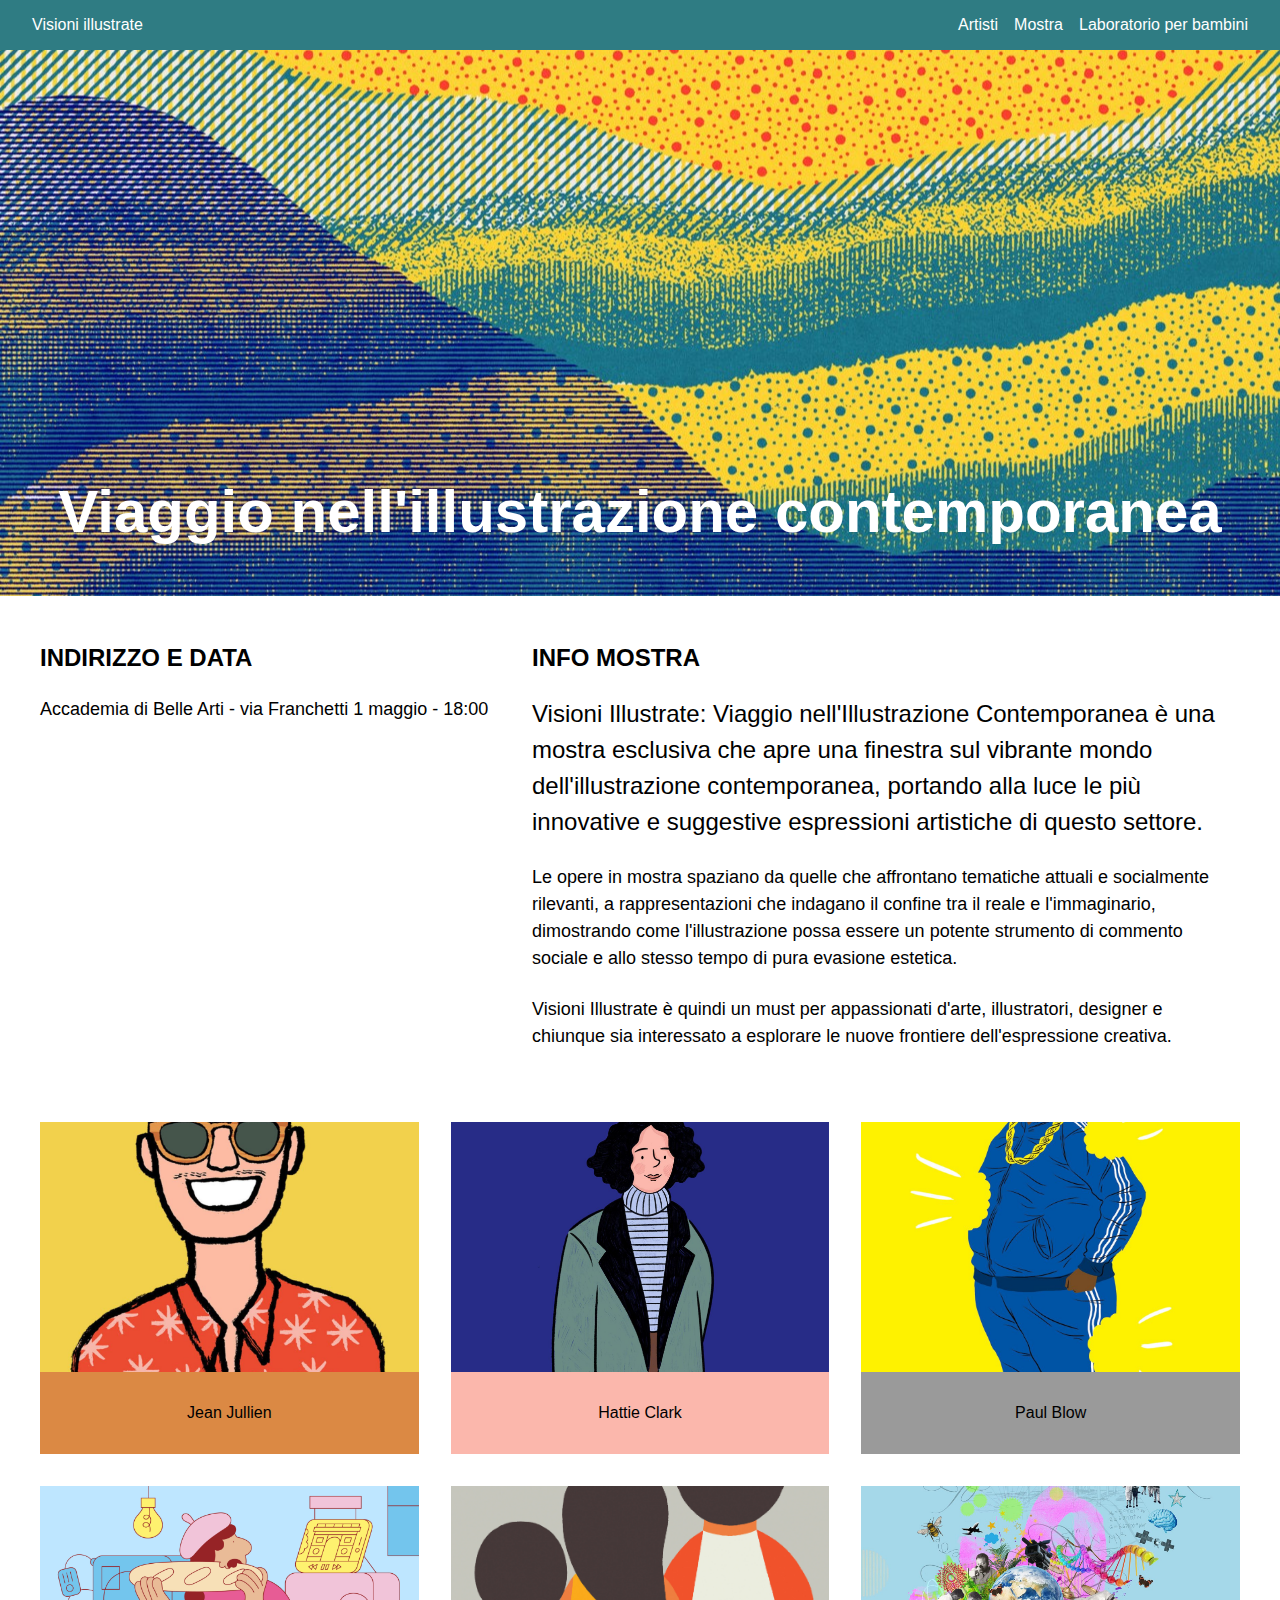
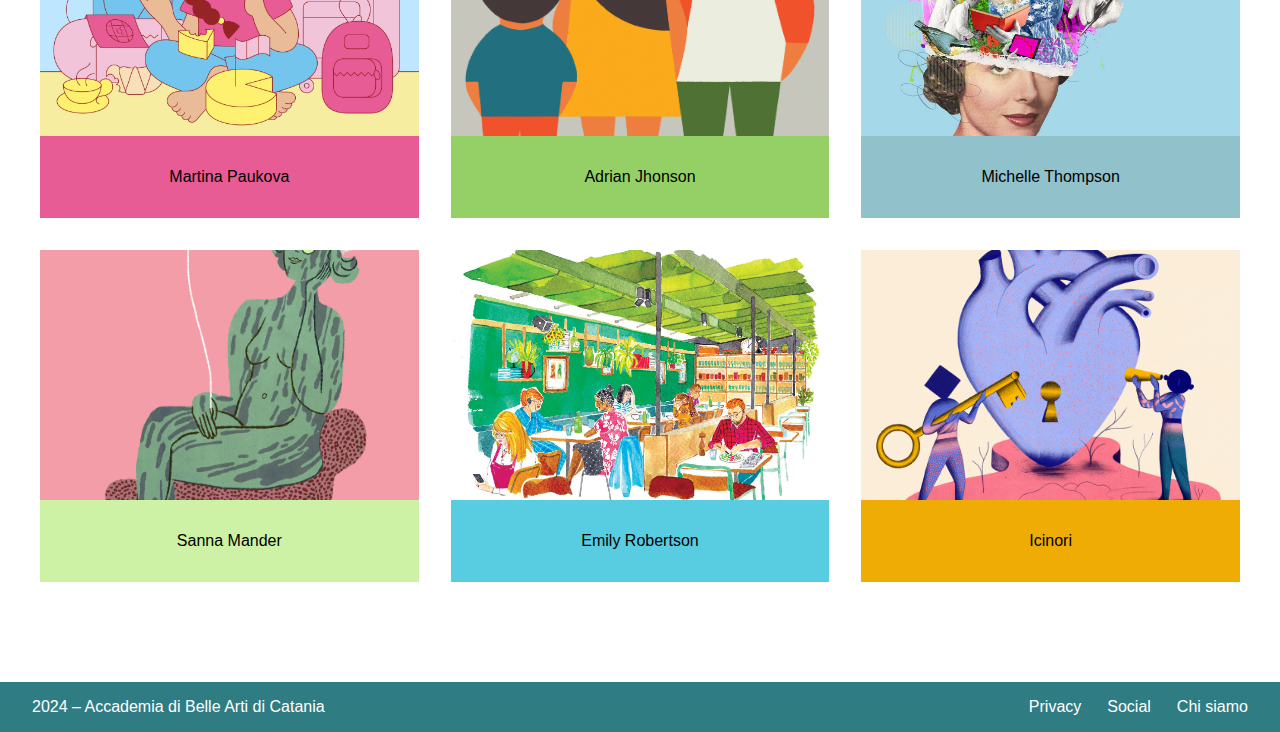
<file: index.html>
<!DOCTYPE html>
<html lang="en">
<head>
    <meta charset="UTF-8">
    <meta name="viewport" content="width=device-width, initial-scale=1.0">
    <link rel="stylesheet" href="css/style.css">
    <title>Visioni illustrate</title>
</head>
<body>
    <header>
        <p><a href="index.html">Visioni illustrate</a></p>
        <nav>
            <ul>
                <li><a href="artisti.html">Artisti</a></li>
                <li><a href="mostra.html">Mostra</a></li>
                <li><a href="laboratorio.html">Laboratorio per bambini</a></li>
            </ul>
        </nav>
    </header>
    <main>
        <section class="intro">
            <div>
                 <h1>Viaggio nell'illustrazione contemporanea</h1>
            </div>
        </section>
        <section class="info-mostra contenitore">
             <div class="data">
                <h2>INDIRIZZO E DATA</h2>
                <p>Accademia di Belle Arti - via Franchetti 1 maggio - 18:00</p>
             </div>
             <div class="info">
                 <h2>INFO MOSTRA</h2>
                 <p>Visioni Illustrate: Viaggio nell'Illustrazione Contemporanea è una mostra esclusiva che apre una finestra sul vibrante mondo dell'illustrazione contemporanea, portando alla luce le più innovative e suggestive espressioni artistiche di questo settore.</p>
                 <section>
                     <p>Le opere in mostra spaziano da quelle che affrontano tematiche attuali e socialmente rilevanti, a rappresentazioni che indagano il confine tra il reale e l'immaginario, dimostrando come l'illustrazione possa essere un potente strumento di commento sociale e allo stesso tempo di pura evasione estetica.</p>
                     <p>Visioni Illustrate è quindi un must per appassionati d'arte, illustratori, designer e chiunque sia interessato a esplorare le nuove frontiere dell'espressione creativa.</p>
                 </section>
             </div>
        </section>
        <section class="elenco-artisti contenitore">
            <div class="artista colore-1">
                <a href="jean-jullien.html"><img src="immagini/Handsome-Frank-Jean Jullien (6).jpg" alt=""></a>
                <p><a href="jean-jullien.html">Jean Jullien</a></p>
            </div>
            <div class="artista colore-2">
                <a href="hattie-clark.html"><img src="immagini/Handsome-Frank-Hattie Clark (4).jpg" alt=""></a>
                <p><a href="hattie-clark.html">Hattie Clark</a></p>
            </div>
            <div class="artista colore-3">
                <a href="paul-blow.html"><img src="immagini/Handsome-Frank-Paul Blow (7).jpg" alt=""></a>
                <p><a href="paul-blow.html">Paul Blow</a></p>
            </div>
            <div class="artista colore-4">
                <img src="immagini/AP_Martina_Paukova_AFAR_Magazine-scaled.jpg" alt="">
                <p>Martina Paukova</p>
            </div>

            <div class="artista colore-5">
                <img src="immagini/AP_Adrian_Johnson_SML_2x-scaled.jpg" alt="">
                <p>Adrian Jhonson</p>
            </div>

            <div class="artista colore-6">
                <img src="immagini/Handsome-Frank-Michelle Thompson (3).jpg" alt="">
                <p>Michelle Thompson</p>
            </div>

            <div class="artista colore-7">
                <img src="immagini/AP_Sanna_Mander_havisamanda_2_2x-scaled.jpg" alt="">
                <p>Sanna Mander</p>
            </div>

            <div class="artista colore-8">
                <img src="immagini/Handsome-Frank-Emily Robertson (6).jpg" alt="">
                <p>Emily Robertson</p>
            </div>

            <div class="artista colore-9">
                <img src="immagini/AP_Icinori_MOXIE_2_2x.jpg" alt="">
                <p>Icinori</p>
            </div>
        </section>
    </main>
    <footer>
        <p><a href="">2024 – Accademia di Belle Arti di Catania</a></p>
        <nav>
            <ul>
                <li><a href="">Privacy</a></li>
                <li><a href="">Social</a></li>
                <li><a href="">Chi siamo</a></li>
            </ul>
        </nav>
    </footer>
</body>
</html>
</file>
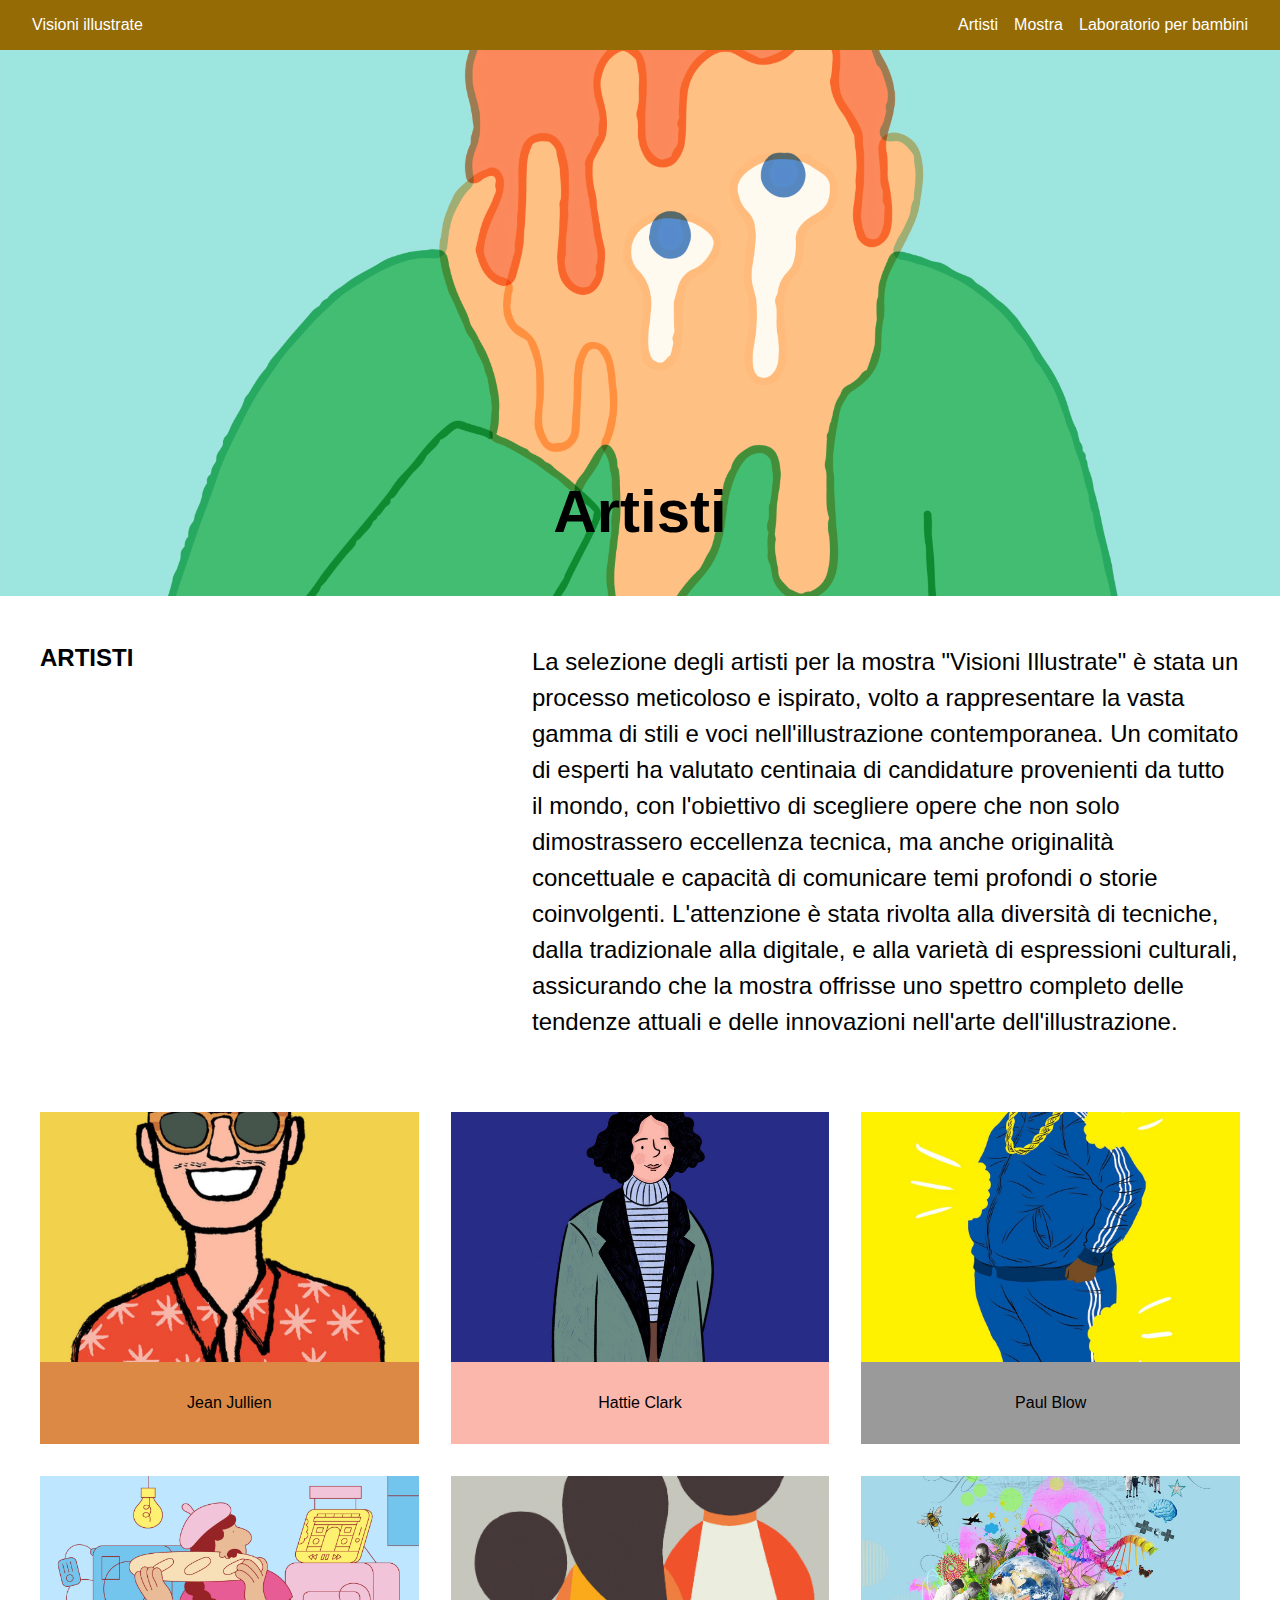
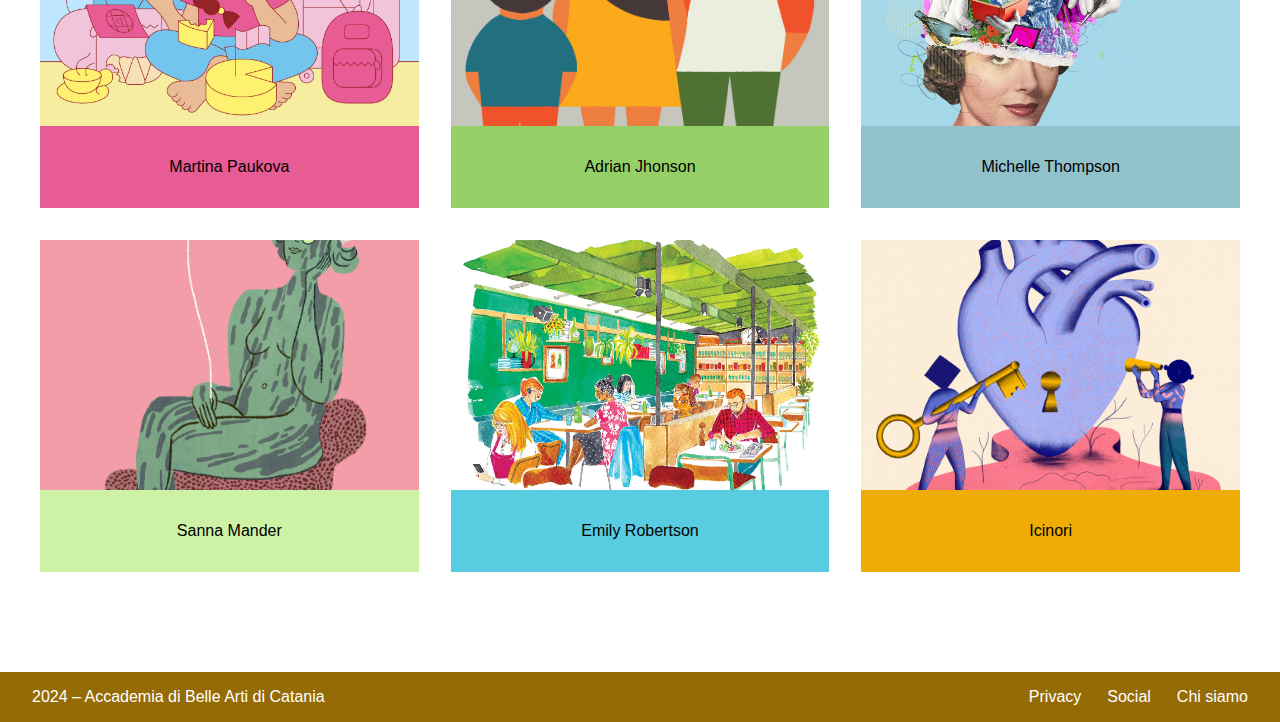
<file: artisti.html>
<!DOCTYPE html>
<html lang="en">
<head>
    <meta charset="UTF-8">
    <meta name="viewport" content="width=device-width, initial-scale=1.0">
    <link rel="stylesheet" href="css/style.css">
    <title>Artisti</title>
</head>
<body>
    <header class="Artisti">
        <p><a href="index.html">Visioni illustrate</a></p>
        <nav>
            <ul>
                <li><a href="artisti.html">Artisti</a></li>
                <li><a href="mostra.html">Mostra</a></li>
                <li><a href="laboratorio.html">Laboratorio per bambini</a></li>
            </ul>
        </nav>
    </header>
    <main>
        <section class="testata-artisti">
            <div>
                 <h1>Artisti</h1>
            </div>
        </section>
        <section class="info-mostra contenitore">
             <div class="data">
                <h2>ARTISTI</h2>
             </div>
             <div class="info">
                 <p>La selezione degli artisti per la mostra "Visioni Illustrate" è stata un processo meticoloso e ispirato, volto a rappresentare la vasta gamma di stili e voci nell'illustrazione contemporanea. Un comitato di esperti ha valutato centinaia di candidature provenienti da tutto il mondo, con l'obiettivo di scegliere opere che non solo dimostrassero eccellenza tecnica, ma anche originalità concettuale e capacità di comunicare temi profondi o storie coinvolgenti. L'attenzione è stata rivolta alla diversità di tecniche, dalla tradizionale alla digitale, e alla varietà di espressioni culturali, assicurando che la mostra offrisse uno spettro completo delle tendenze attuali e delle innovazioni nell'arte dell'illustrazione.</p>
             </div>
        </section>
        <section class="elenco-artisti contenitore">
            <div class="artista colore-1">
                <a href="jean-jullien.html"><img src="immagini/Handsome-Frank-Jean Jullien (6).jpg" alt=""></a>
                <p><a href="jean-jullien.html">Jean Jullien</a></p>
            </div>
            <div class="artista colore-2">
                <a href="hattie-clark.html"><img src="immagini/Handsome-Frank-Hattie Clark (4).jpg" alt=""></a>
                <p><a href="hattie-clark.html">Hattie Clark</a></p>
            </div>
            <div class="artista colore-3">
                <a href="paul-blow.html"><img src="immagini/Handsome-Frank-Paul Blow (7).jpg" alt=""></a>
                <p><a href="paul-blow.html">Paul Blow</a></p>
            </div>
            <div class="artista colore-4">
                <img src="immagini/AP_Martina_Paukova_AFAR_Magazine-scaled.jpg" alt="">
                <p>Martina Paukova</p>
            </div>

            <div class="artista colore-5">
                <img src="immagini/AP_Adrian_Johnson_SML_2x-scaled.jpg" alt="">
                <p>Adrian Jhonson</p>
            </div>

            <div class="artista colore-6">
                <img src="immagini/Handsome-Frank-Michelle Thompson (3).jpg" alt="">
                <p>Michelle Thompson</p>
            </div>

            <div class="artista colore-7">
                <img src="immagini/AP_Sanna_Mander_havisamanda_2_2x-scaled.jpg" alt="">
                <p>Sanna Mander</p>
            </div>

            <div class="artista colore-8">
                <img src="immagini/Handsome-Frank-Emily Robertson (6).jpg" alt="">
                <p>Emily Robertson</p>
            </div>

            <div class="artista colore-9">
                <img src="immagini/AP_Icinori_MOXIE_2_2x.jpg" alt="">
                <p>Icinori</p>
            </div>
        </section>
    </main>
    <footer class="Artisti">
        <p><a href="">2024 – Accademia di Belle Arti di Catania</a></p>
        <nav>
            <ul>
                <li><a href="">Privacy</a></li>
                <li><a href="">Social</a></li>
                <li><a href="">Chi siamo</a></li>
            </ul>
        </nav>
    </footer>
</body>
</html>
</file>
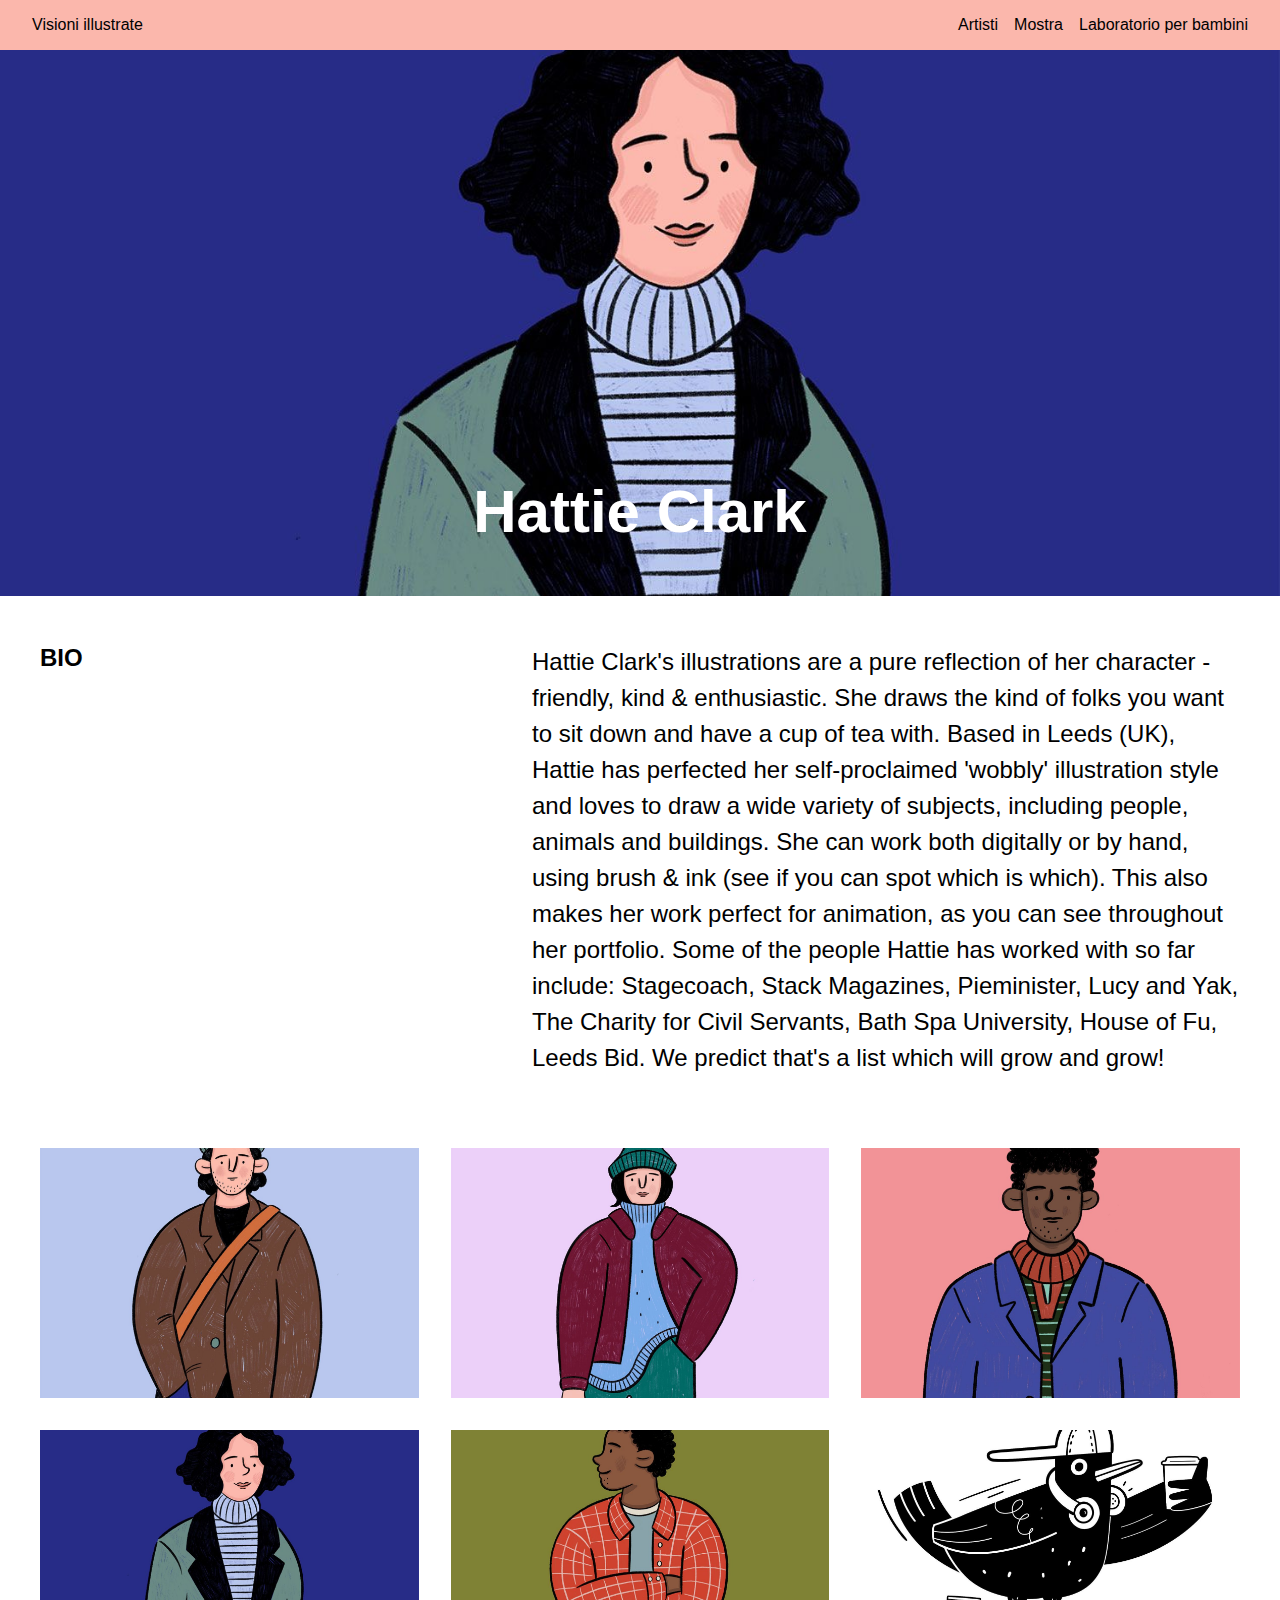
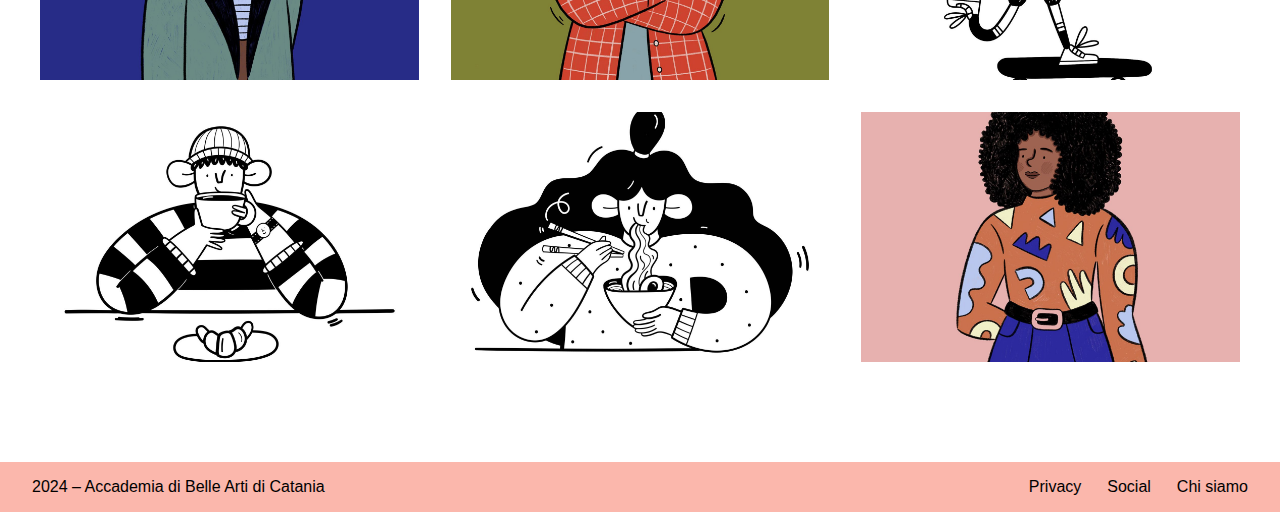
<file: hattie-clark.html>
<!DOCTYPE html>
<html lang="en">
<head>
    <meta charset="UTF-8">
    <meta name="viewport" content="width=device-width, initial-scale=1.0">
    <link rel="stylesheet" href="css/style.css">
    <title>Hattie Clark</title>
</head>
<body>
    <header class="Hattie">
        <p><a href="index.html">Visioni illustrate</a></p>
        <nav>
            <ul>
                <li><a href="artisti.html">Artisti</a></li>
                <li><a href="mostra.html">Mostra</a></li>
                <li><a href="laboratorio.html">Laboratorio per bambini</a></li>
            </ul>
        </nav>
    </header>
    <main>
        <section class="testata-Hattie">
            <div>
                 <h1>Hattie Clark</h1>
            </div>
        </section>
        <section class="info-mostra contenitore">
             <div class="data">
                <h2>BIO</h2>
             </div>
             <div class="info">
                 <p>Hattie Clark's illustrations are a pure reflection of her character - friendly, kind & enthusiastic. She draws the kind of folks you want to sit down and have a cup of tea with. Based in Leeds (UK), Hattie has perfected her self-proclaimed 'wobbly' illustration style and loves to draw a wide variety of subjects, including people, animals and buildings. She can work both digitally or by hand, using brush & ink (see if you can spot which is which). This also makes her work perfect for animation, as you can see throughout her portfolio. Some of the people Hattie has worked with so far include: Stagecoach, Stack Magazines, Pieminister, Lucy and Yak, The Charity for Civil Servants, Bath Spa University, House of Fu, Leeds Bid. We predict that's a list which will grow and grow!</p>
             </div>
        </section>
        <section class="elenco-artisti contenitore">
            <div class="artista colore-1">
                <img src="immagini/Handsome-Frank-Hattie Clark (1).jpg" alt="">
            </div>
            <div class="artista colore-2">
                <img src="immagini/Handsome-Frank-Hattie Clark (2).jpg" alt="">
            </div>
            <div class="artista colore-3">
                <img src="immagini/Handsome-Frank-Hattie Clark (3).jpg" alt="">
            </div>
            <div class="artista colore-4">
                <img src="immagini/Handsome-Frank-Hattie Clark (4).jpg" alt="">
            </div>

            <div class="artista colore-5">
                <img src="immagini/Handsome-Frank-Hattie Clark (5).jpg" alt="">
            </div>

            <div class="artista colore-6">
                <img src="immagini/Handsome-Frank-Hattie Clark (6).jpg" alt="">
            </div>

            <div class="artista colore-7">
                <img src="immagini/Handsome-Frank-Hattie Clark (7).jpg" alt="">
            </div>

            <div class="artista colore-8">
                <img src="immagini/Handsome-Frank-Hattie Clark (8).jpg" alt="">
            </div>

            <div class="artista colore-9">
                <img src="immagini/Handsome-Frank-Hattie Clark.jpg" alt="">
            </div>
        </section>

    </main>
    <footer class="Hattie">
        <p><a href="">2024 – Accademia di Belle Arti di Catania</a></p>
        <nav>
            <ul>
                <li><a href="">Privacy</a></li>
                <li><a href="">Social</a></li>
                <li><a href="">Chi siamo</a></li>
            </ul>
        </nav>
    </footer>
</body>
</html>
</file>
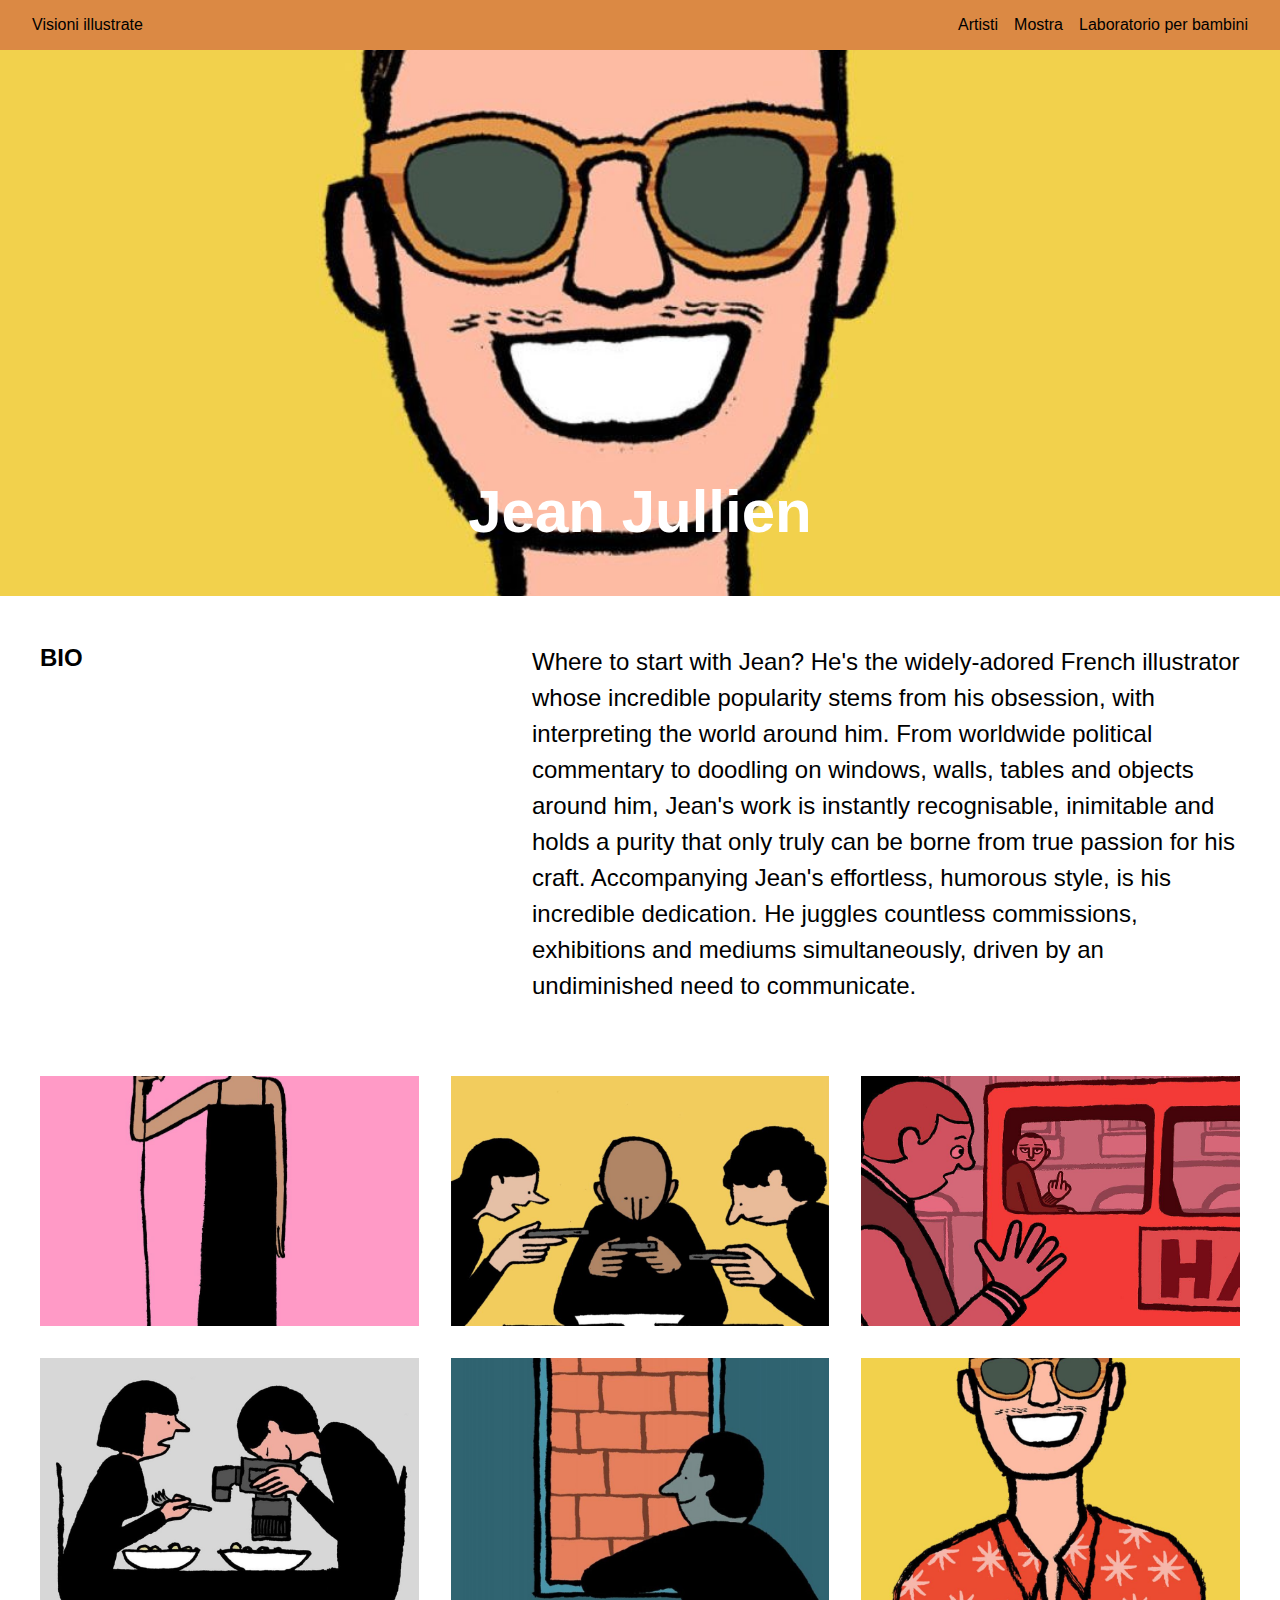
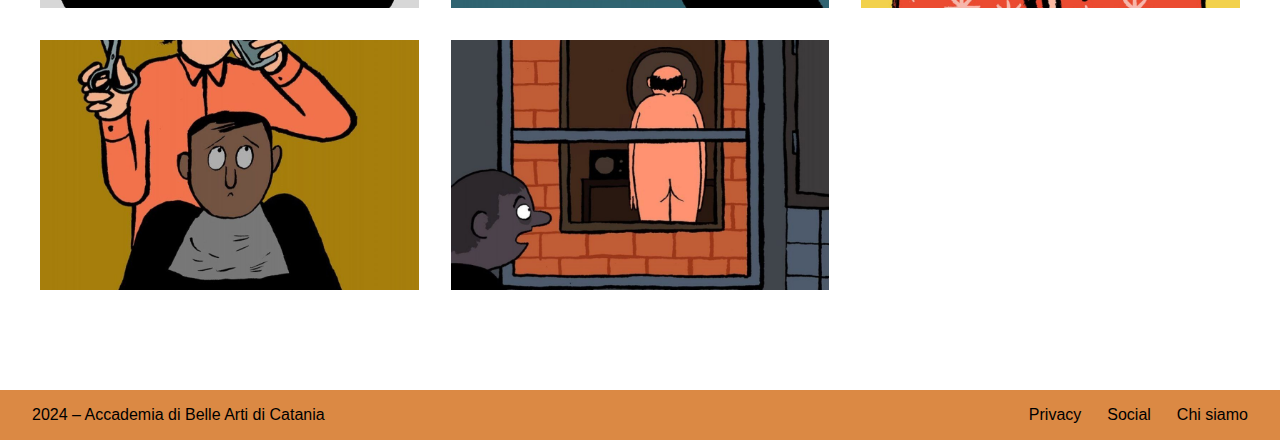
<file: jean-jullien.html>
<!DOCTYPE html>
<html lang="en">
<head>
    <meta charset="UTF-8">
    <meta name="viewport" content="width=device-width, initial-scale=1.0">
    <link rel="stylesheet" href="css/style.css">
    <title>Jean Jullien</title>
</head>
<body>
    <header class="Jean">
        <p><a href="index.html">Visioni illustrate</a></p>
        <nav>
            <ul>
                <li><a href="artisti.html">Artisti</a></li>
                <li><a href="mostra.html">Mostra</a></li>
                <li><a href="laboratorio.html">Laboratorio per bambini</a></li>
            </ul>
        </nav>
    </header>
    <main>
        <section class="testata-Jean">
            <div>
                 <h1>Jean Jullien</h1>
            </div>
        </section>
        <section class="info-mostra contenitore">
             <div class="data">
                <h2>BIO</h2>
             </div>
             <div class="info">
                 <p>Where to start with Jean? He's the widely-adored French illustrator whose incredible popularity stems from his obsession, with interpreting the world around him. From worldwide political commentary to doodling on windows, walls, tables and objects around him, Jean's work is instantly recognisable, inimitable and holds a purity that only truly can be borne from true passion for his craft. Accompanying Jean's effortless, humorous style, is his incredible dedication. He juggles countless commissions, exhibitions and mediums simultaneously, driven by an undiminished need to communicate.</p>
             </div>
        </section>
        <section class="elenco-artisti contenitore">
            <div class="artista colore-1">
                <img src="immagini/Handsome-Frank-Jean Jullien (1).jpg" alt="">
            </div>
            <div class="artista colore-2">
                <img src="immagini/Handsome-Frank-Jean Jullien (2).jpg" alt="">
            </div>
            <div class="artista colore-3">
                <img src="immagini/Handsome-Frank-Jean Jullien (3).jpg" alt="">
            </div>
            <div class="artista colore-4">
                <img src="immagini/Handsome-Frank-Jean Jullien (4).jpg" alt="">
            </div>

            <div class="artista colore-5">
                <img src="immagini/Handsome-Frank-Jean Jullien (5).jpg" alt="">
            </div>

            <div class="artista colore-6">
                <img src="immagini/Handsome-Frank-Jean Jullien (6).jpg" alt="">
            </div>

            <div class="artista colore-7">
                <img src="immagini/Handsome-Frank-Jean Jullien (7).jpg" alt="">
            </div>

            <div class="artista colore-8">
                <img src="immagini/Handsome-Frank-Jean Jullien (8).jpg" alt="">
            </div>
        </section>

    </main>
    <footer class="Jean">
        <p><a href="">2024 – Accademia di Belle Arti di Catania</a></p>
        <nav>
            <ul>
                <li><a href="">Privacy</a></li>
                <li><a href="">Social</a></li>
                <li><a href="">Chi siamo</a></li>
            </ul>
        </nav>
    </footer>
</body>
</html>
</file>
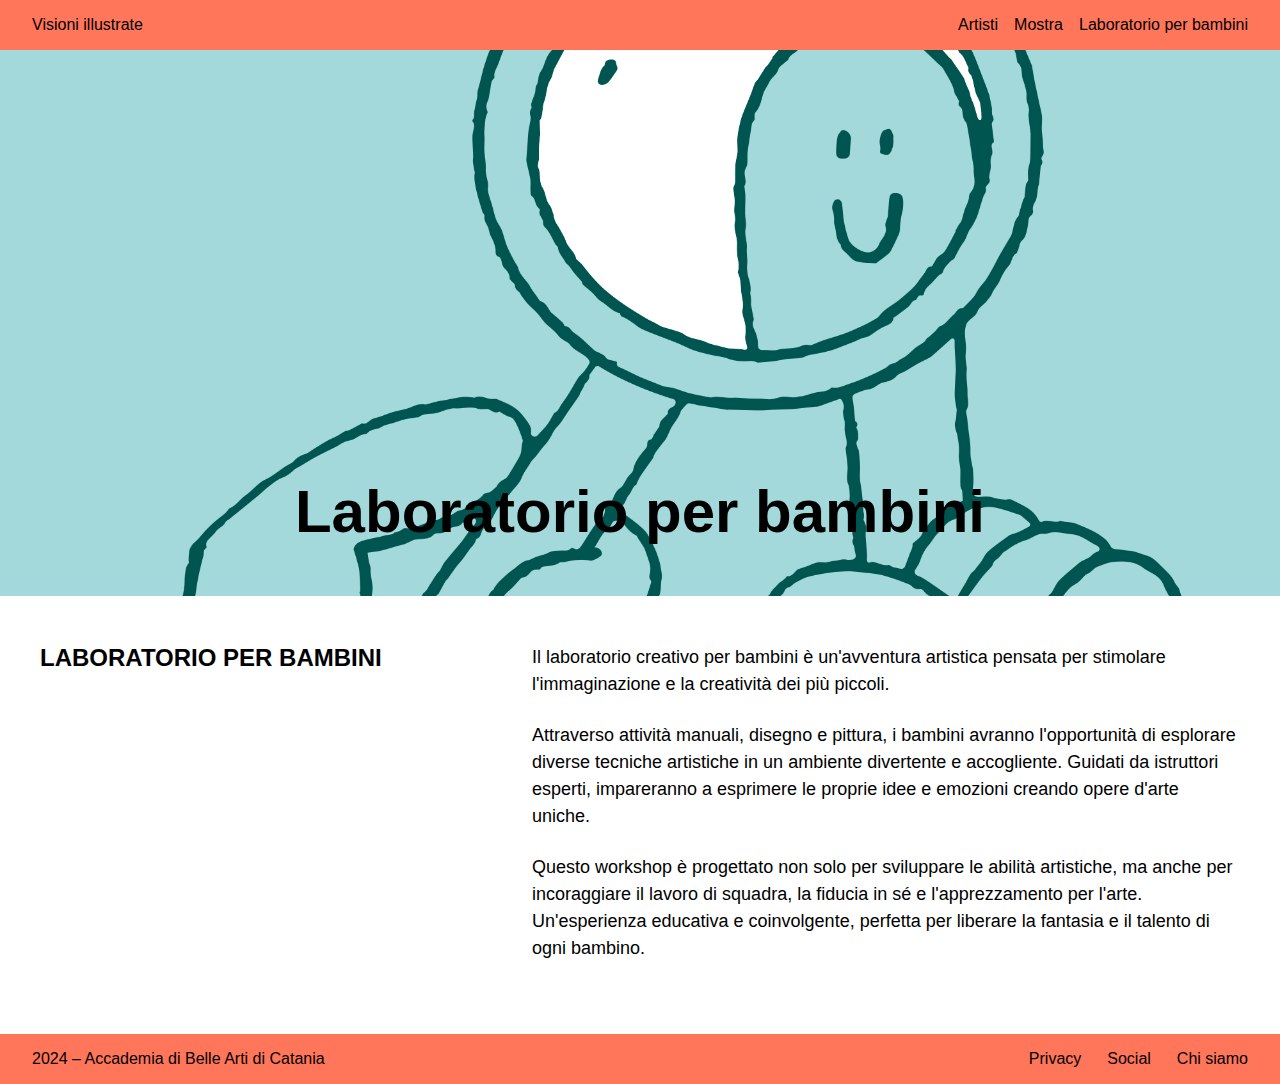
<file: laboratorio.html>
<!DOCTYPE html>
<html lang="en">
<head>
    <meta charset="UTF-8">
    <meta name="viewport" content="width=device-width, initial-scale=1.0">
    <link rel="stylesheet" href="css/style.css">
    <title>Laboratorio per bambini</title>
</head>
<body>
    <header class="laboratorio">
        <p><a href="index.html">Visioni illustrate</a></p>
        <nav>
            <ul>
                <li><a href="artisti.html">Artisti</a></li>
                <li><a href="mostra.html">Mostra</a></li>
                <li><a href="laboratorio.html">Laboratorio per bambini</a></li>
            </ul>
        </nav>
    </header>

    <main>
        <section class="testata-laboratorio">
            <div>
                 <h1>Laboratorio per bambini</h1>
            </div>
        </section>

         <section class="info-mostra contenitore">
             <div class="m">
                <h2>LABORATORIO PER BAMBINI</h2>
             </div>
             <div class="text-m">
                <section>
                     <p>Il laboratorio creativo per bambini è un'avventura artistica pensata per stimolare l'immaginazione e la creatività dei più piccoli.</p>
                     <p>Attraverso attività manuali, disegno e pittura, i bambini avranno l'opportunità di esplorare diverse tecniche artistiche in un ambiente divertente e accogliente. Guidati da istruttori esperti, impareranno a esprimere le proprie idee e emozioni creando opere d'arte uniche.</p>
                     <p>Questo workshop è progettato non solo per sviluppare le abilità artistiche, ma anche per incoraggiare il lavoro di squadra, la fiducia in sé e l'apprezzamento per l'arte.
                        Un'esperienza educativa e coinvolgente, perfetta per liberare la fantasia e il talento di ogni bambino.</p>
                 </section>
             </div>
        </section>
    </main>

    <footer class="laboratorio">
        <p><a href="">2024 – Accademia di Belle Arti di Catania</a></p>
        <nav>
            <ul>
                <li><a href="">Privacy</a></li>
                <li><a href="">Social</a></li>
                <li><a href="">Chi siamo</a></li>
            </ul>
        </nav>
    </footer>

</body>
</html>
</file>
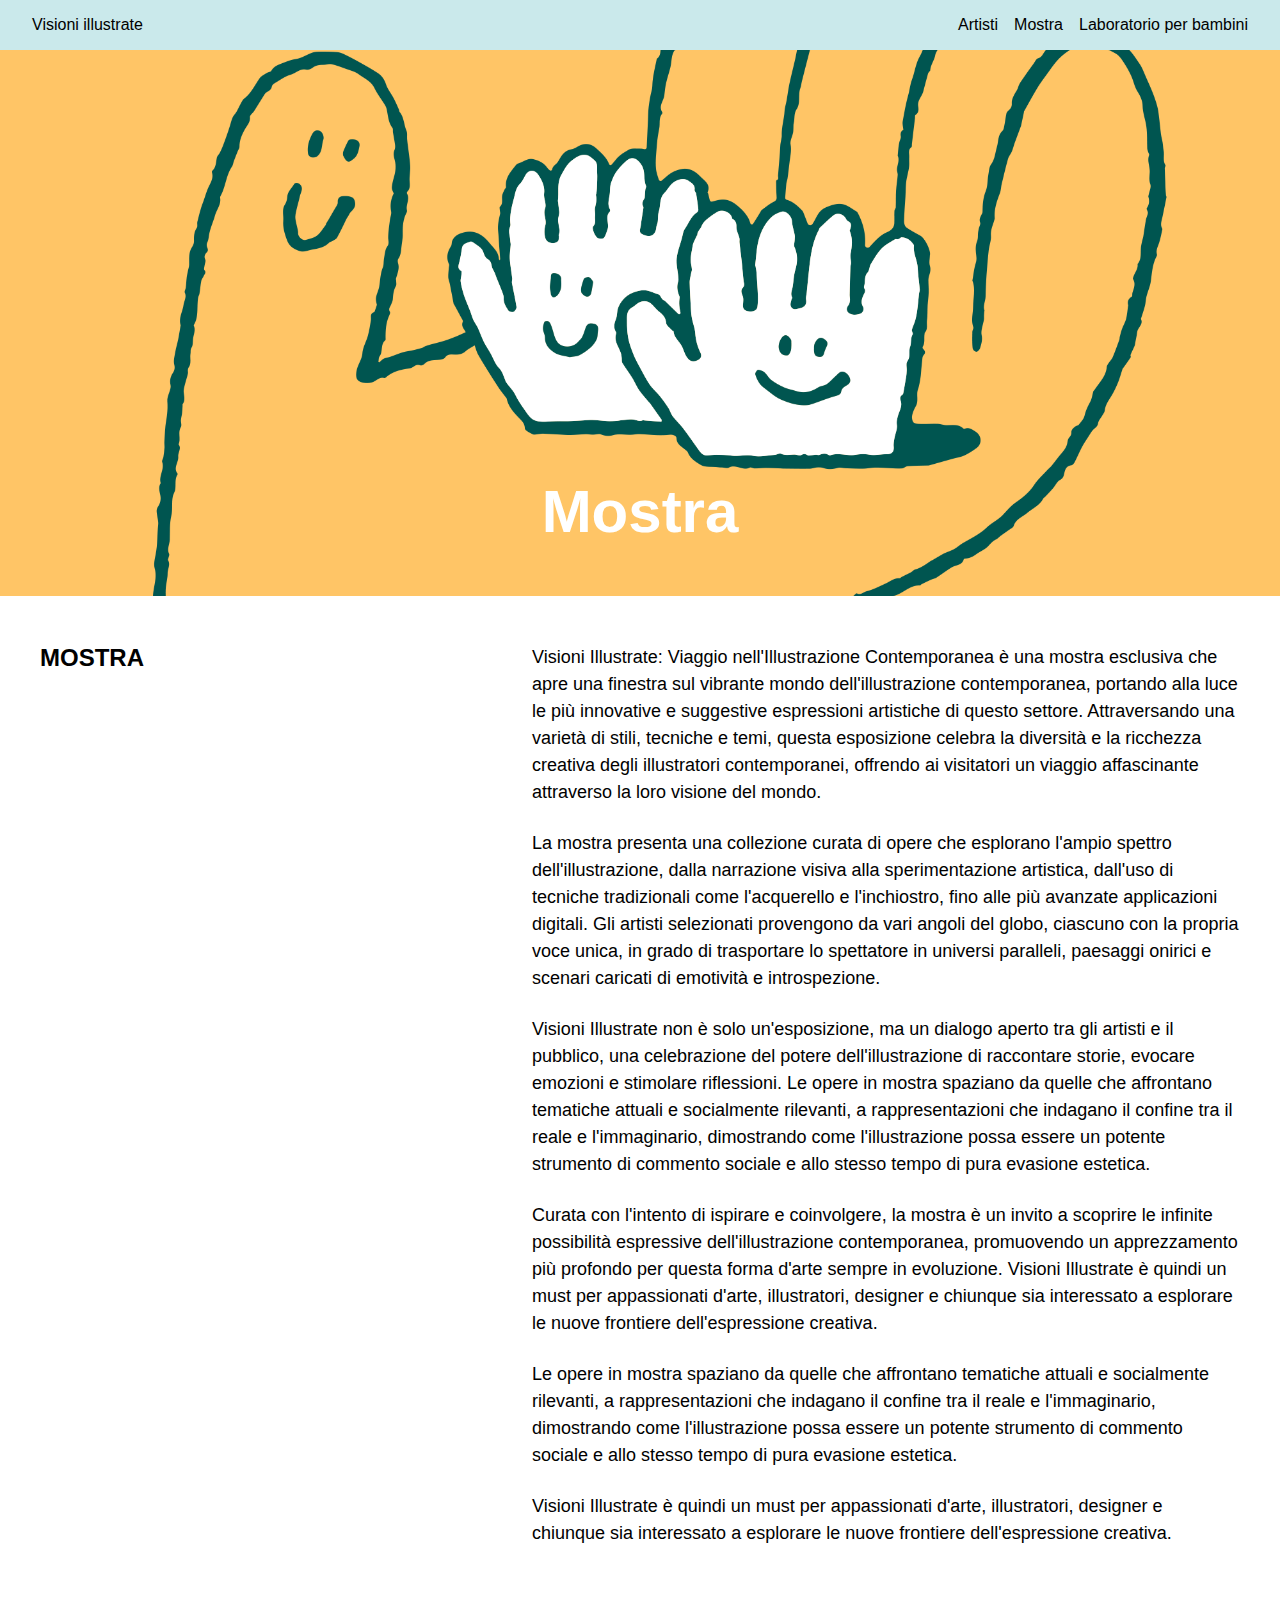
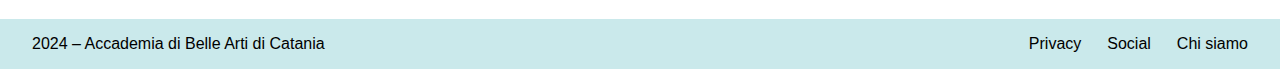
<file: mostra.html>
<!DOCTYPE html>
<html lang="en">
<head>
    <meta charset="UTF-8">
    <meta name="viewport" content="width=device-width, initial-scale=1.0">
    <link rel="stylesheet" href="css/style.css">
    <title>Mostra</title>
</head>
<body>
    <header class="mostra">
        <p><a href="index.html">Visioni illustrate</a></p>
        <nav>
            <ul>
                <li><a href="artisti.html">Artisti</a></li>
                <li><a href="mostra.html">Mostra</a></li>
                <li><a href="laboratorio.html">Laboratorio per bambini</a></li>
            </ul>
        </nav>
    </header>

    <main>
        <section class="testata-mostra">
            <div>
                 <h1>Mostra</h1>
            </div>
        </section>

         <section class="info-mostra contenitore">
             <div class="m">
                <h2>MOSTRA</h2>
             </div>
             <div class="text-m">
                 <p>Visioni Illustrate: Viaggio nell'Illustrazione Contemporanea è una mostra esclusiva che apre una finestra sul vibrante mondo dell'illustrazione contemporanea, portando alla luce le più innovative e suggestive espressioni artistiche di questo settore. Attraversando una varietà di stili, tecniche e temi, questa esposizione celebra la diversità e la ricchezza creativa degli illustratori contemporanei, offrendo ai visitatori un viaggio affascinante attraverso la loro visione del mondo.</p>
                 <p>La mostra presenta una collezione curata di opere che esplorano l'ampio spettro dell'illustrazione, dalla narrazione visiva alla sperimentazione artistica, dall'uso di tecniche tradizionali come l'acquerello e l'inchiostro, fino alle più avanzate applicazioni digitali. Gli artisti selezionati provengono da vari angoli del globo, ciascuno con la propria voce unica, in grado di trasportare lo spettatore in universi paralleli, paesaggi onirici e scenari caricati di emotività e introspezione.</p>
                 <p>Visioni Illustrate non è solo un'esposizione, ma un dialogo aperto tra gli artisti e il pubblico, una celebrazione del potere dell'illustrazione di raccontare storie, evocare emozioni e stimolare riflessioni. Le opere in mostra spaziano da quelle che affrontano tematiche attuali e socialmente rilevanti, a rappresentazioni che indagano il confine tra il reale e l'immaginario, dimostrando come l'illustrazione possa essere un potente strumento di commento sociale e allo stesso tempo di pura evasione estetica.</p>
                 <p>Curata con l'intento di ispirare e coinvolgere, la mostra è un invito a scoprire le infinite possibilità espressive dell'illustrazione contemporanea, promuovendo un apprezzamento più profondo per questa forma d'arte sempre in evoluzione. Visioni Illustrate è quindi un must per appassionati d'arte, illustratori, designer e chiunque sia interessato a esplorare le nuove frontiere dell'espressione creativa.</p>
                 <section>
                     <p>Le opere in mostra spaziano da quelle che affrontano tematiche attuali e socialmente rilevanti, a rappresentazioni che indagano il confine tra il reale e l'immaginario, dimostrando come l'illustrazione possa essere un potente strumento di commento sociale e allo stesso tempo di pura evasione estetica.</p>
                     <p>Visioni Illustrate è quindi un must per appassionati d'arte, illustratori, designer e chiunque sia interessato a esplorare le nuove frontiere dell'espressione creativa.</p>
                 </section>
             </div>
        </section>
    </main>

    <footer class="mostra">
        <p><a href="">2024 – Accademia di Belle Arti di Catania</a></p>
        <nav>
            <ul>
                <li><a href="">Privacy</a></li>
                <li><a href="">Social</a></li>
                <li><a href="">Chi siamo</a></li>
            </ul>
        </nav>
    </footer>

</body>
</html>
</file>
<file: css/style.css>
body {
    margin: 0;
    font-family: sans-serif;
}

h1, h2, h3, h4, h5, h6, p, ul, ol {
    margin: 0;
    padding: 0;
}

img {
    max-width: 100%;
    display: block;
}

.contenitore {
	max-width: 1200px; /* o quello che volete */
	margin: 0 auto; /* per centrare quel contenitore nella pagina */
    padding: 0 16px;
}

header {
    display: flex;
    justify-content: space-between;
    padding: 16px 32px;
    background-color: #2F7C83;
}

header nav ul {
    display: flex;
    gap: 16px;
    list-style-type: none;
    padding:0;
}

header a {
   color: white;
   text-decoration: none;
}

header a:hover {
   text-decoration: underline;
}

.intro {
    padding: 48px 0;
    height: 450px;
    background-image: url(../immagini/testata\ home.jpg);
    background-size: cover;
    background-position: center;
    position: relative;
}

.intro h1 {
    color: white;
    font-size: 60px;
    position: absolute;
    bottom: 50px;
    width: 100%;
    text-align: center;
}

.info-mostra {
    display: flex;
    padding:48px 16px;
}

.info-mostra div.data {
    width: 40%;
    padding-right: 20px;
}


.info-mostra div.info {
    width: 60%;
}

.info-mostra div.info h2 {
    font-size: 24px;
    margin-bottom: 1.5rem;
}

.info-mostra div.data h2{
    font-size: 24px;
    margin-bottom: 1.5rem;
}

.info-mostra div.info p {
    font-size: 24px;
    line-height: 1.5;
    margin-bottom: 1.5rem;
}

.info-mostra div.info section p {
    font-size: 18px;
    line-height: 1.5;
    margin-bottom: 1.5rem;
}

.info-mostra div.data p {
    font-size: 18px;
    line-height: 1.5;
    margin-bottom: 1.5rem;
}

.elenco-artisti {
    display: grid;
    grid-template-columns: repeat(auto-fill, minmax(300px, 1fr));
    gap: 32px;
    padding-bottom: 100px;
}

.elenco-artisti img {
    height: 250px;
    width: 100%;
    object-fit: cover;
}

.elenco-artisti p {
    text-align: center;
    padding: 32px 16px;
}

.elenco-artisti a {
    text-decoration: none;
    color: black;
}

.elenco-artisti a:hover {
    text-decoration: underline;
}

.colore-1 {
    background-color: #DB8944;
}

.colore-2 {
    background-color: #FBB7AC;
}

.colore-3 {
    background-color: #9A9A9A;
}

.colore-4 {
    background-color: #E75C95;
}

.colore-5 {
   background-color: #95D066;
}

.colore-6 {
    background-color: #91C1CB;
}

.colore-7 {
    background-color: #CDF2A5;
}

.colore-8 {
    background-color: #58CCE0;
}

.colore-9 {
    background-color: #EEAC05;
}

footer {
        display: flex;
    justify-content: space-between;
    padding: 16px 32px;
    background-color: #2F7C83;
}

footer nav ul {
    display: flex;
    gap: 26px;
    list-style-type: none;
    padding: 0;
}

footer a {
   color: white;
   text-decoration: none;
}

footer a:hover {
   text-decoration: underline;
}

.mostra {
    background-color: #CAE9EB;
}

.mostra a {
    color: black;
}

.testata-mostra {
    padding: 48px 0;
    height: 450px;
    background-image: url(../immagini/illu-7.png);
    background-size: cover;
    background-position: center;
    position: relative;
}

.testata-mostra h1 {
    color: white;
    font-size: 60px;
    position: absolute;
    bottom: 50px;
    width: 100%;
    text-align: center;
}

.info-mostra div.m {
    width: 40%;
    padding-right: 20px;
}


.info-mostra div.text-m {
    width: 60%;
}

.info-mostra div.m h2 {
    font-size: 24px;
    margin-bottom: 1.5rem;
}

.info-mostra div.text-m p {
    font-size: 18px;
    line-height: 1.5;
    margin-bottom: 1.5rem;
}

.laboratorio {
    background-color: #FF765A;
}

.laboratorio a {
    color: black;
}

.testata-laboratorio {
    padding: 48px 0;
    height: 450px;
    background-image: url(../immagini/illu-6.png);
    background-size: cover;
    background-position: center;
    position: relative;
}

.testata-laboratorio h1 {
    color: black;
    font-size: 60px;
    position: absolute;
    bottom: 50px;
    width: 100%;
    text-align: center;
}

.testata-Jean h1 {
    color: white;
    font-size: 60px;
    position: absolute;
    bottom: 50px;
    width: 100%;
    text-align: center;
}

.testata-Jean {
    padding: 48px 0;
    height: 450px;
    background-image: url(../immagini/Handsome-Frank-Jean\ Jullien\ \(6\).jpg);
    background-size: cover;
    background-position: center 30%;
    position: relative;
}

.Jean {
    background-color: #DB8944;
}

.Jean a {
    color: black;
}

.testata-Hattie h1 {
    color: white;
    font-size: 60px;
    position: absolute;
    bottom: 50px;
    width: 100%;
    text-align: center;
}

.testata-Hattie {
    padding: 48px 0;
    height: 450px;
    background-image: url(../immagini/Handsome-Frank-Hattie\ Clark\ \(4\).jpg);
    background-size: cover;
    background-position: center 30%;
    position: relative;
}

.Hattie {
    background-color: #FBB7AC;
}

.Hattie a {
    color: black;
}

.testata-Paul h1 {
    color: white;
    font-size: 60px;
    position: absolute;
    bottom: 50px;
    width: 100%;
    text-align: center;
}

.testata-Paul {
    padding: 48px 0;
    height: 450px;
    background-image: url(../immagini/Handsome-Frank-Paul\ Blow\ \(7\).jpg);
    background-size: cover;
    background-position: center 10%;
    position: relative;
}

.Paul {
    background-color: #9A9A9A;
}

.Paul a {
    color: black;
}

.Artisti {
    background-color: #956B05;
}

.testata-artisti {
    padding: 48px 0;
    height: 450px;
    background-image: url(../immagini/illu-8.png);
    background-size: cover;
    background-position: center 30%;
    position: relative;
}

.testata-artisti h1 {
color: black;
font-size: 60px;
position: absolute;
bottom: 50px;
width: 100%;
text-align: center;
}

@media screen and (max-width:600px) {
    .info-mostra {
        flex-direction: column;
        gap: 32px;
    }

    .info-mostra div.data, .info-mostra div.info {
        width: 100%;
    }
}
</file>
